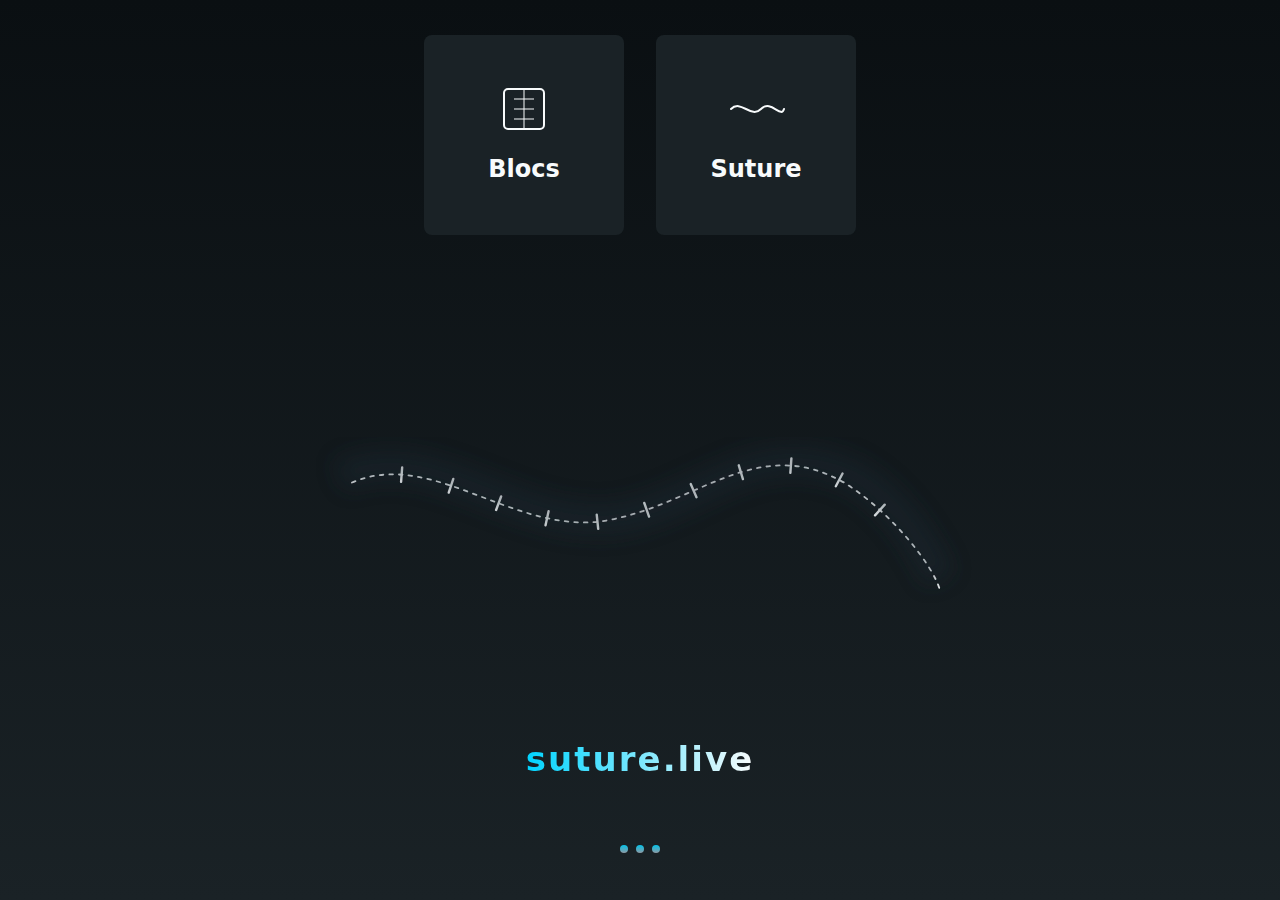
<file: index.html>
<!doctype html>
<html lang="en">
<head>
  <meta charset="utf-8" />
  <meta name="viewport" content="width=device-width,initial-scale=1" />
  <!-- Inline SVG favicon: wordless suture mark (data URI) -->
  <link rel="icon" href='data:image/svg+xml;utf8,<svg xmlns="http://www.w3.org/2000/svg" viewBox="0 0 120 60"><path d="M6 36 C20 6 40 54 60 30 C80 6 100 54 114 30" stroke="%23f8fbfc" stroke-width="4" fill="none" stroke-linecap="round" stroke-linejoin="round"/></svg>' />
  <title>suture.live</title>
  <style>
    :root{
      --bg1:#0a0f12;
      --bg2:#1a2226;
      --ink:#f8fbfc;
      --muted:#9ba7b2;
      --accent:#00d4ff;
    }

    *{box-sizing:border-box;margin:0;padding:0}
    html{scroll-behavior:smooth}
    html,body{height:100%}
    body{
      font-family: Inter, ui-sans-serif, system-ui, -apple-system, 'Segoe UI', Roboto, 'Helvetica Neue', Arial;
      display:flex;
      flex-direction:column;
      min-height:100vh;
      background:linear-gradient(180deg,var(--bg1) 0%, var(--bg2) 100%);
      color:var(--ink);
      -webkit-font-smoothing:antialiased;
      -moz-osx-font-smoothing:grayscale;
      opacity:0;
      transition:opacity 0.5s ease-in;
    }

    /* Center area (40% height) */
    .stage{
      width:100%;
      height:40vh; /* adjusted */
      display:flex;
      align-items:center;
      justify-content:center;
      padding:3vh 5vw;
    }

    .canvas-wrap{
      width:min(85vw,1100px);
      height:40vh;
      display:flex;
      align-items:center;
      justify-content:center;
    }

    svg{width:100%;height:100%;display:block}

    .suture-path{
      fill:none;
      stroke:var(--ink);
      stroke-width:3;
      stroke-linecap:round;
      stroke-linejoin:round;
      stroke-dasharray:6 10;
      opacity:0.95;
    }

    .stitch{
      stroke:var(--ink);
      stroke-width:4;
      stroke-linecap:round;
    }

    /* Footer (70% height) */
    .footer{
      height:70vh;
      display:flex;
      flex-direction:column;
      align-items:center;
      justify-content:space-around;
      text-align:center;
      padding:1rem;
    }

    .brand{
      font-weight:700;
      font-size:clamp(20px,4.5vw,34px);
      letter-spacing:0.06em;
      text-transform:lowercase;
      background:linear-gradient(90deg,var(--accent), var(--ink));
      -webkit-background-clip:text;
      background-clip:text;
      color:transparent;
    }

    .dot-row{
      display:flex;
      gap:8px;
      margin-top:4px;
    }

    .dot{width:8px;height:8px;border-radius:999px;background:linear-gradient(180deg,var(--accent),var(--muted));opacity:0.9}

    /* Apps section */
    .apps-section{
      height:30vh;
      display:flex;
      align-items:center;
      justify-content:center;
      padding:1rem;
    }

    .apps-container{
      display:flex;
      gap:2rem;
      overflow-x:auto;
      padding:1rem;
      max-width:100%;
    }

    .app-card{
      width:200px;
      height:200px;
      padding:1rem;
      background:var(--bg2);
      border-radius:8px;
      text-align:center;
      cursor:pointer;
      transition:transform 0.2s;
      display:flex;
      flex-direction:column;
      justify-content:center;
      align-items:center;
    }

    .app-card:hover{
      transform:translateY(-5px);
    }

    .app-icon{
      width:60px;
      height:60px;
      margin:0 auto 1rem;
      display:flex;
      align-items:center;
      justify-content:center;
    }

    .app-icon svg{
      width:100%;
      height:100%;
      fill:none;
      stroke:var(--accent);
      stroke-width:2;
    }

    .app-title{
      font-size:1.5rem;
      font-weight:700;
      margin-bottom:0.5rem;
    }

    @media (max-width:520px){
      .canvas-wrap{height:44vh}
      .suture-path{stroke-width:2}
      .stitch{stroke-width:3}
    }
  </style>
</head>
<body>
  <section class="apps-section">
    <div class="apps-container">
      <div class="app-card" onclick="location.href='blocs.html'">
        <div class="app-icon">
          <svg viewBox="0 0 60 60">
            <rect x="10" y="10" width="40" height="40" rx="4" fill="none" stroke="currentColor" stroke-width="2"/>
            <line x1="20" y1="20" x2="40" y2="20" stroke="currentColor" stroke-width="1"/>
            <line x1="20" y1="30" x2="40" y2="30" stroke="currentColor" stroke-width="1"/>
            <line x1="20" y1="40" x2="40" y2="40" stroke="currentColor" stroke-width="1"/>
            <line x1="30" y1="10" x2="30" y2="50" stroke="currentColor" stroke-width="1"/>
          </svg>
        </div>
        <div class="app-title">Blocs</div>
      </div>
      <div class="app-card" onclick="location.href='suture.html'">
        <div class="app-icon">
          <svg viewBox="0 0 60 30">
            <path d="M5 15 C15 5 25 25 35 15 C45 5 55 25 58 15" stroke="currentColor" stroke-width="2" fill="none" stroke-linecap="round" stroke-linejoin="round"/>
          </svg>
        </div>
        <div class="app-title">Suture</div>
      </div>
    </div>
  </section>

  <footer class="footer" aria-hidden="false">
    <div class="canvas-wrap">
      <svg id="sutureSvg" viewBox="0 0 1200 600" preserveAspectRatio="xMidYMid meet" role="img" aria-label="suture illustration">
        <defs>
          <filter id="soft" x="-20%" y="-20%" width="140%" height="140%">
            <feGaussianBlur stdDeviation="18" result="blur"/>
            <feColorMatrix in="blur" type="matrix" values="0 0 0 0 0.1  0 0 0 0 0.14  0 0 0 0 0.16  0 0 0 0.55"/>
          </filter>
        </defs>

        <!-- Wrap content so we can translate to center it precisely -->
        <g id="contentGroup">
          <!-- Trimmed main suture path -->
          <path id="mainPath" class="suture-path" d="M80,120 C220,60 360,220 520,180 C660,150 760,40 900,120 C980,170 1050,260 1060,300" />

          <!-- Group for stitches -->
          <g id="stitches"></g>

          <!-- Subtle background curve -->
          <path id="bgCurve" d="M60,110 C210,40 350,200 520,180 C660,160 760,30 920,110 C1000,160 1040,240 1060,280" fill="none" stroke="#1e2c34" stroke-width="50" opacity="0.4" filter="url(#soft)"/>
        </g>
      </svg>
    </div>
    <div class="brand">suture.live</div>
    <div class="dot-row" aria-hidden="true">
      <div class="dot"></div>
      <div class="dot"></div>
      <div class="dot"></div>
    </div>
  </footer>

  <script>
    (function(){
      const svg = document.getElementById('sutureSvg');
      const content = document.getElementById('contentGroup');
      const path = document.getElementById('mainPath');
      const stitchesGroup = document.getElementById('stitches');

      function centerContent(){
        // compute bbox of content and svg viewBox
        const bbox = content.getBBox();
        const viewBox = svg.viewBox.baseVal;
        const contentCenterX = bbox.x + bbox.width/2;
        const viewCenterX = viewBox.x + viewBox.width/2;
  const dx = viewCenterX - contentCenterX;
  // move a little lower than exact center (8% of view height)
  const contentCenterY = bbox.y + bbox.height/2;
  const viewCenterY = viewBox.y + viewBox.height/2;
  const verticalOffset = viewBox.height * 0.08; // tweak this to adjust how much lower
  const dy = (viewCenterY + verticalOffset) - contentCenterY;
  // apply translate preserving existing transforms
  content.setAttribute('transform', `translate(${dx},${dy})`);
      }

      function makeStitches(){
        // clear existing
        while(stitchesGroup.firstChild) stitchesGroup.removeChild(stitchesGroup.firstChild);
        const totalLen = path.getTotalLength();
        const stitchCount = 12;
        const stitchLength = 24;
        for(let i=1;i<stitchCount;i++){
          const t = i/(stitchCount+1);
          const pos = path.getPointAtLength(t * totalLen);
          const ahead = path.getPointAtLength(Math.min(totalLen, (t*totalLen)+1));
          const dx = ahead.x - pos.x;
          const dy = ahead.y - pos.y;
          const angle = Math.atan2(dy,dx) + Math.PI/2;
          const x1 = pos.x - Math.cos(angle)*(stitchLength/2);
          const y1 = pos.y - Math.sin(angle)*(stitchLength/2);
          const x2 = pos.x + Math.cos(angle)*(stitchLength/2);
          const y2 = pos.y + Math.sin(angle)*(stitchLength/2);
          const line = document.createElementNS('http://www.w3.org/2000/svg','line');
          line.setAttribute('class','stitch');
          line.setAttribute('x1',x1);
          line.setAttribute('y1',y1);
          line.setAttribute('x2',x2);
          line.setAttribute('y2',y2);
          stitchesGroup.appendChild(line);
        }
      }

      // run after DOM paints to ensure getBBox works
      requestAnimationFrame(()=>{
        centerContent();
        makeStitches();
      });

      // re-center on resize (responsive)
      window.addEventListener('resize', ()=>{
        // small debounce
        clearTimeout(window.__suture_center_timeout);
        window.__suture_center_timeout = setTimeout(()=>{
          centerContent();
          makeStitches();
        },120);
      });

      // fade in
      setTimeout(() => document.body.style.opacity = '1', 100);
    })();
  </script>
</body>
</html>
</file>
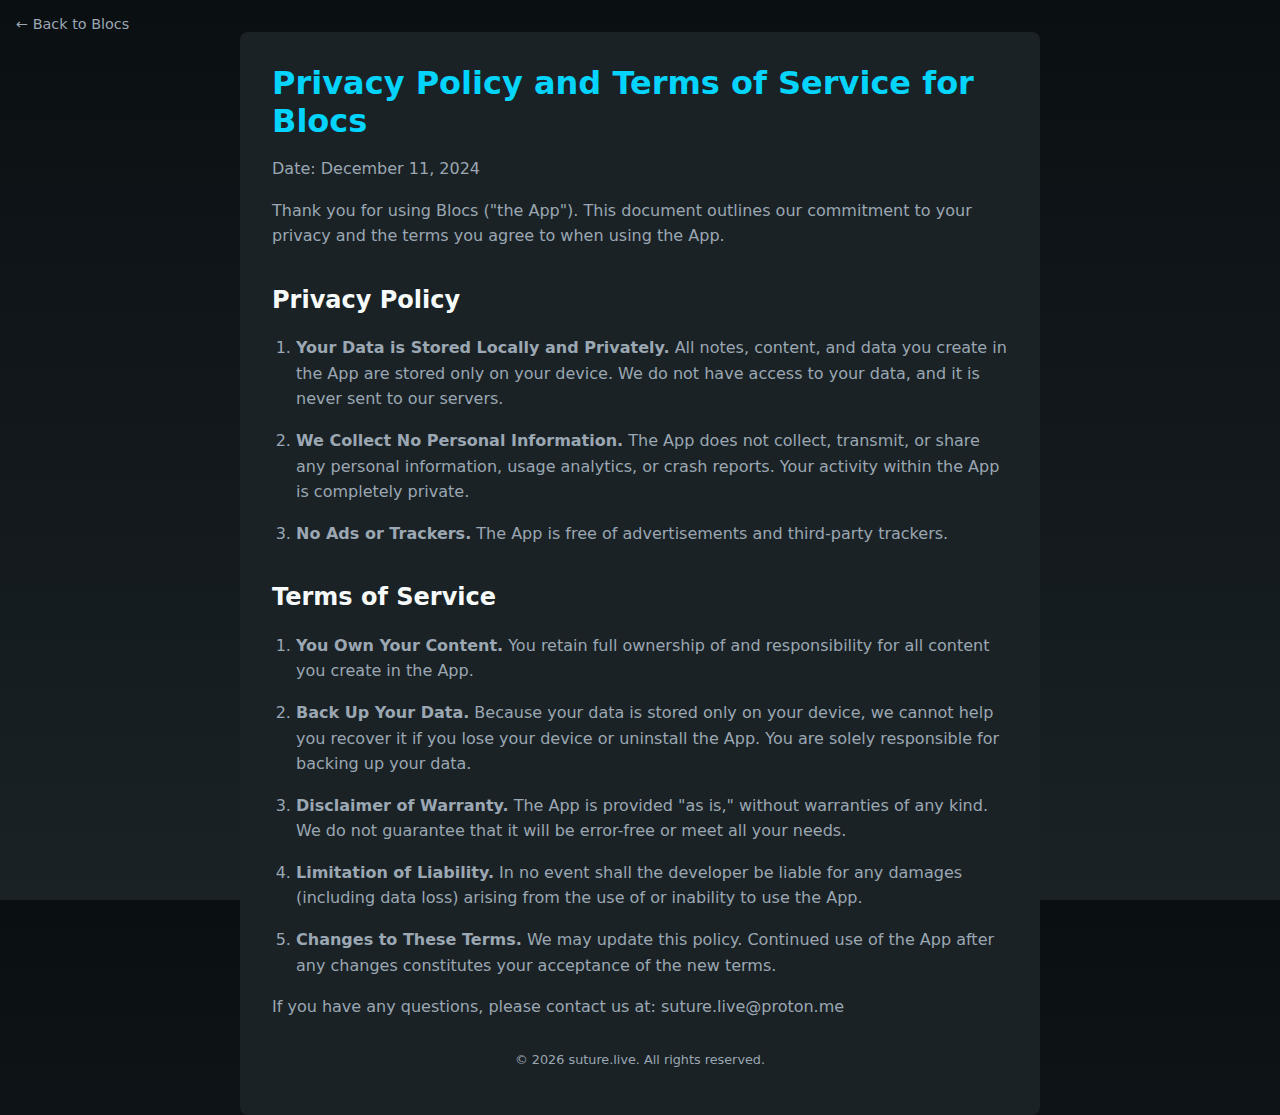
<file: blocs-privacy0policy-tos.html>
<!DOCTYPE html>
<html lang="en">
<head>
    <meta charset="UTF-8">
    <meta name="viewport" content="width=device-width, initial-scale=1.0">
    <title>Privacy Policy and Terms of Service - Blocs</title>
    <link rel="icon" href='data:image/svg+xml;utf8,<svg xmlns="http://www.w3.org/2000/svg" viewBox="0 0 120 60"><path d="M6 36 C20 6 40 54 60 30 C80 6 100 54 114 30" stroke="%23f8fbfc" stroke-width="4" fill="none" stroke-linecap="round" stroke-linejoin="round"/></svg>' />
    <style>
        :root{
          --bg1:#0a0f12;
          --bg2:#1a2226;
          --ink:#f8fbfc;
          --muted:#9ba7b2;
          --accent:#00d4ff;
        }

        *{box-sizing:border-box;margin:0;padding:0}
        html{scroll-behavior:smooth}
        html,body{height:100%}
        body{
          font-family: Inter, ui-sans-serif, system-ui, -apple-system, 'Segoe UI', Roboto, 'Helvetica Neue', Arial;
          display:flex;
          flex-direction:column;
          min-height:100vh;
          background:linear-gradient(180deg,var(--bg1) 0%, var(--bg2) 100%);
          color:var(--ink);
          -webkit-font-smoothing:antialiased;
          -moz-osx-font-smoothing:grayscale;
          opacity:0;
          transition:opacity 0.5s ease-in;
          padding:2rem;
        }

        .container{
          max-width:800px;
          margin:0 auto;
          background:var(--bg2);
          border-radius:8px;
          padding:2rem;
          flex:1;
        }

        header h1{
          font-size:2rem;
          margin-bottom:1rem;
          color:var(--accent);
        }

        main{
          line-height:1.6;
        }

        main p, main li{
          margin-bottom:1rem;
          color:var(--muted);
        }

        h2{
          color:var(--ink);
          margin-top:2rem;
          margin-bottom:1rem;
        }

        ol{
          margin-left:1.5rem;
        }

        li{
          margin-bottom:0.5rem;
        }

        .back{
          position:absolute;
          top:1rem;
          left:1rem;
          color:var(--muted);
          text-decoration:none;
          font-size:0.9rem;
        }

        .back:hover{
          color:var(--ink);
        }

        footer{
          text-align:center;
          padding:1rem;
          color:var(--muted);
          font-size:0.8rem;
        }
    </style>
</head>
<body>
    <a href="blocs.html" class="back">← Back to Blocs</a>
    <div class="container">
        <header>
            <h1>Privacy Policy and Terms of Service for Blocs</h1>
        </header>

        <main>
            <p>Date: December 11, 2024</p>
            <p>Thank you for using Blocs ("the App"). This document outlines our commitment to your privacy and the terms you agree to when using the App.</p>

            <h2>Privacy Policy</h2>
            <ol>
                <li><strong>Your Data is Stored Locally and Privately.</strong> All notes, content, and data you create in the App are stored only on your device. We do not have access to your data, and it is never sent to our servers.</li>
                <li><strong>We Collect No Personal Information.</strong> The App does not collect, transmit, or share any personal information, usage analytics, or crash reports. Your activity within the App is completely private.</li>
                <li><strong>No Ads or Trackers.</strong> The App is free of advertisements and third-party trackers.</li>
            </ol>

            <h2>Terms of Service</h2>
            <ol>
                <li><strong>You Own Your Content.</strong> You retain full ownership of and responsibility for all content you create in the App.</li>
                <li><strong>Back Up Your Data.</strong> Because your data is stored only on your device, we cannot help you recover it if you lose your device or uninstall the App. You are solely responsible for backing up your data.</li>
                <li><strong>Disclaimer of Warranty.</strong> The App is provided "as is," without warranties of any kind. We do not guarantee that it will be error-free or meet all your needs.</li>
                <li><strong>Limitation of Liability.</strong> In no event shall the developer be liable for any damages (including data loss) arising from the use of or inability to use the App.</li>
                <li><strong>Changes to These Terms.</strong> We may update this policy. Continued use of the App after any changes constitutes your acceptance of the new terms.</li>
            </ol>

            <p>If you have any questions, please contact us at: suture.live@proton.me</p>
        </main>

        <footer>
            <p>&copy; <span id="year"></span> suture.live. All rights reserved.</p>
        </footer>
    </div>

    <script>
        document.getElementById('year').textContent = new Date().getFullYear();
        setTimeout(() => document.body.style.opacity = '1', 100);
    </script>
</body>
</html>
</file>
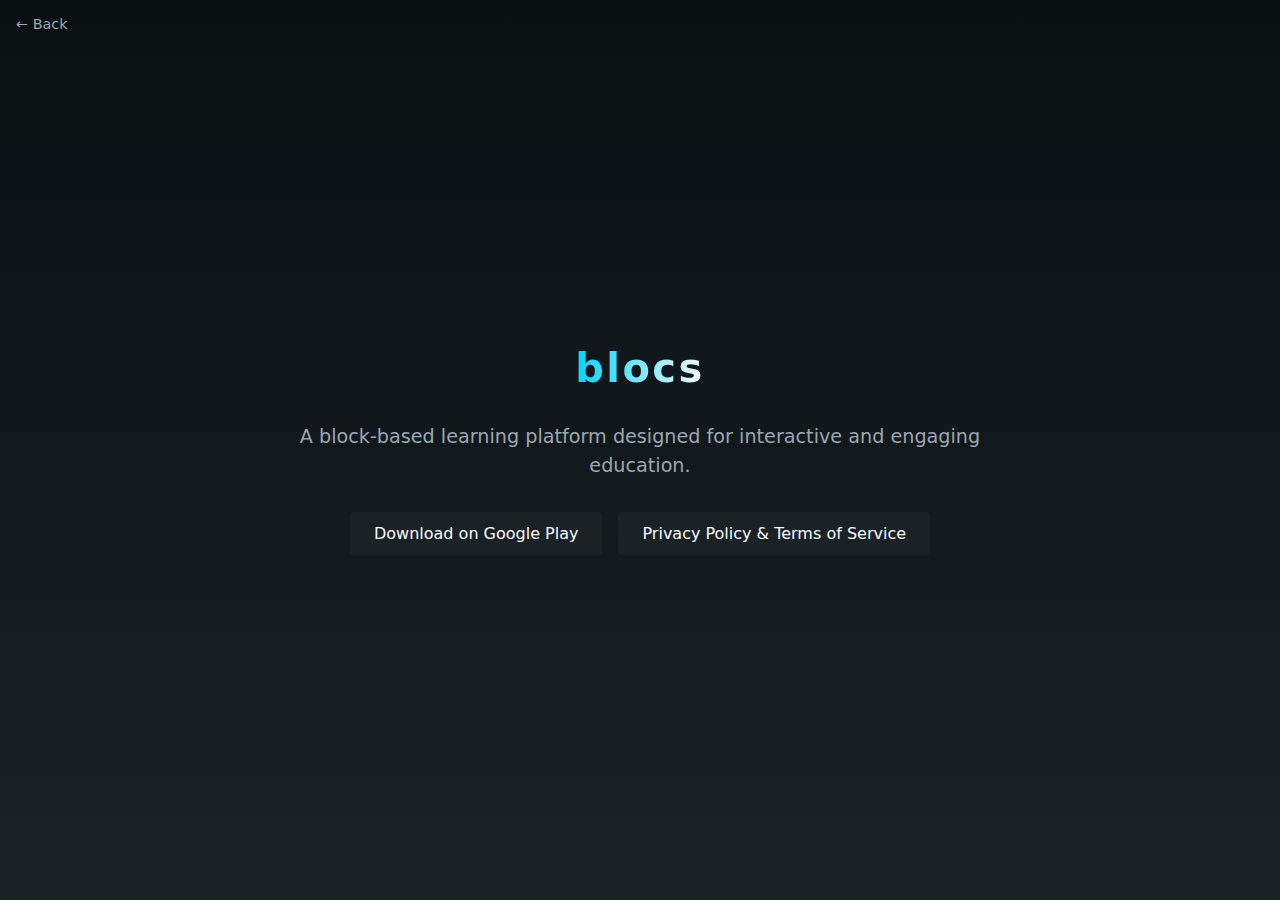
<file: blocs.html>
<!doctype html>
<html lang="en">
<head>
  <meta charset="utf-8" />
  <meta name="viewport" content="width=device-width,initial-scale=1" />
  <link rel="icon" href='data:image/svg+xml;utf8,<svg xmlns="http://www.w3.org/2000/svg" viewBox="0 0 120 60"><path d="M6 36 C20 6 40 54 60 30 C80 6 100 54 114 30" stroke="%23f8fbfc" stroke-width="4" fill="none" stroke-linecap="round" stroke-linejoin="round"/></svg>' />
  <title>Blocs - suture.live</title>
  <style>
    :root{
      --bg1:#0a0f12;
      --bg2:#1a2226;
      --ink:#f8fbfc;
      --muted:#9ba7b2;
      --accent:#00d4ff;
    }

    *{box-sizing:border-box;margin:0;padding:0}
    html{scroll-behavior:smooth}
    html,body{height:100%}
    body{
      font-family: Inter, ui-sans-serif, system-ui, -apple-system, 'Segoe UI', Roboto, 'Helvetica Neue', Arial;
      display:flex;
      flex-direction:column;
      min-height:100vh;
      background:linear-gradient(180deg,var(--bg1) 0%, var(--bg2) 100%);
      color:var(--ink);
      -webkit-font-smoothing:antialiased;
      -moz-osx-font-smoothing:grayscale;
      opacity:0;
      transition:opacity 0.5s ease-in;
    }

    .app-page{
      flex:1;
      display:flex;
      flex-direction:column;
      align-items:center;
      justify-content:center;
      text-align:center;
      padding:2rem;
      gap:2rem;
    }

    .brand{
      font-weight:700;
      font-size:clamp(24px,5vw,40px);
      letter-spacing:0.06em;
      text-transform:lowercase;
      background:linear-gradient(90deg,var(--accent), var(--ink));
      -webkit-background-clip:text;
      background-clip:text;
      color:transparent;
    }

    .desc{
      color:var(--muted);
      font-size:1.2rem;
      max-width:60ch;
      line-height:1.5;
    }

    .links{
      display:flex;
      gap:1rem;
      flex-wrap:wrap;
      justify-content:center;
    }

    .link{
      display:inline-block;
      padding:0.75rem 1.5rem;
      background:var(--bg2);
      color:var(--ink);
      text-decoration:none;
      border-radius:4px;
      transition:background 0.2s;
    }

    .link:hover{
      background:var(--accent);
    }

    .back{
      position:absolute;
      top:1rem;
      left:1rem;
      color:var(--muted);
      text-decoration:none;
      font-size:0.9rem;
    }

    .back:hover{
      color:var(--ink);
    }
  </style>
</head>
<body>
  <a href="index.html" class="back">← Back</a>
  <main class="app-page">
    <div class="brand">Blocs</div>
    <div class="desc">A block-based learning platform designed for interactive and engaging education.</div>
    <div class="links">
      <a href="https://play.google.com/store/apps/details?id=com.suture.blocs" class="link" target="_blank">Download on Google Play</a>
      <a href="blocs-privacy0policy-tos.html" class="link">Privacy Policy & Terms of Service</a>
    </div>
  </main>
</body>
<script>
  setTimeout(() => document.body.style.opacity = '1', 100);
</script>
</html>
</file>
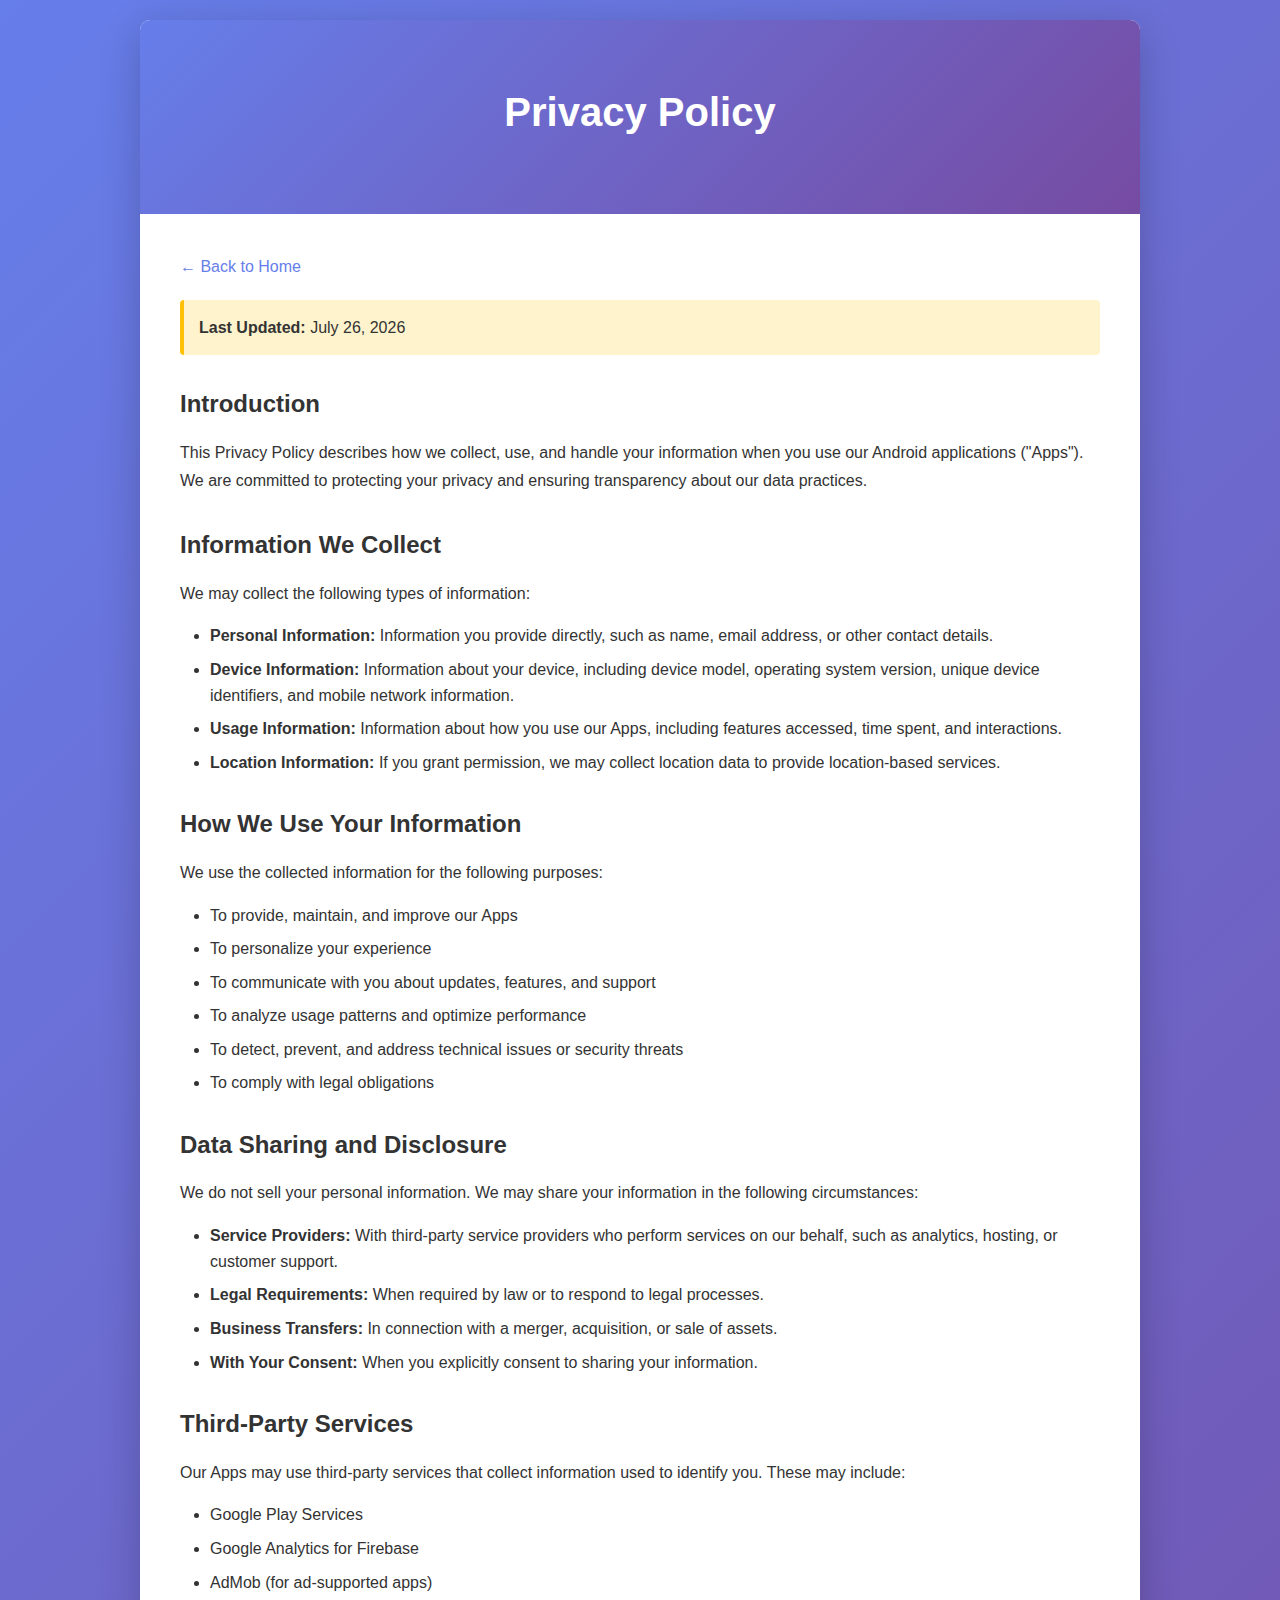
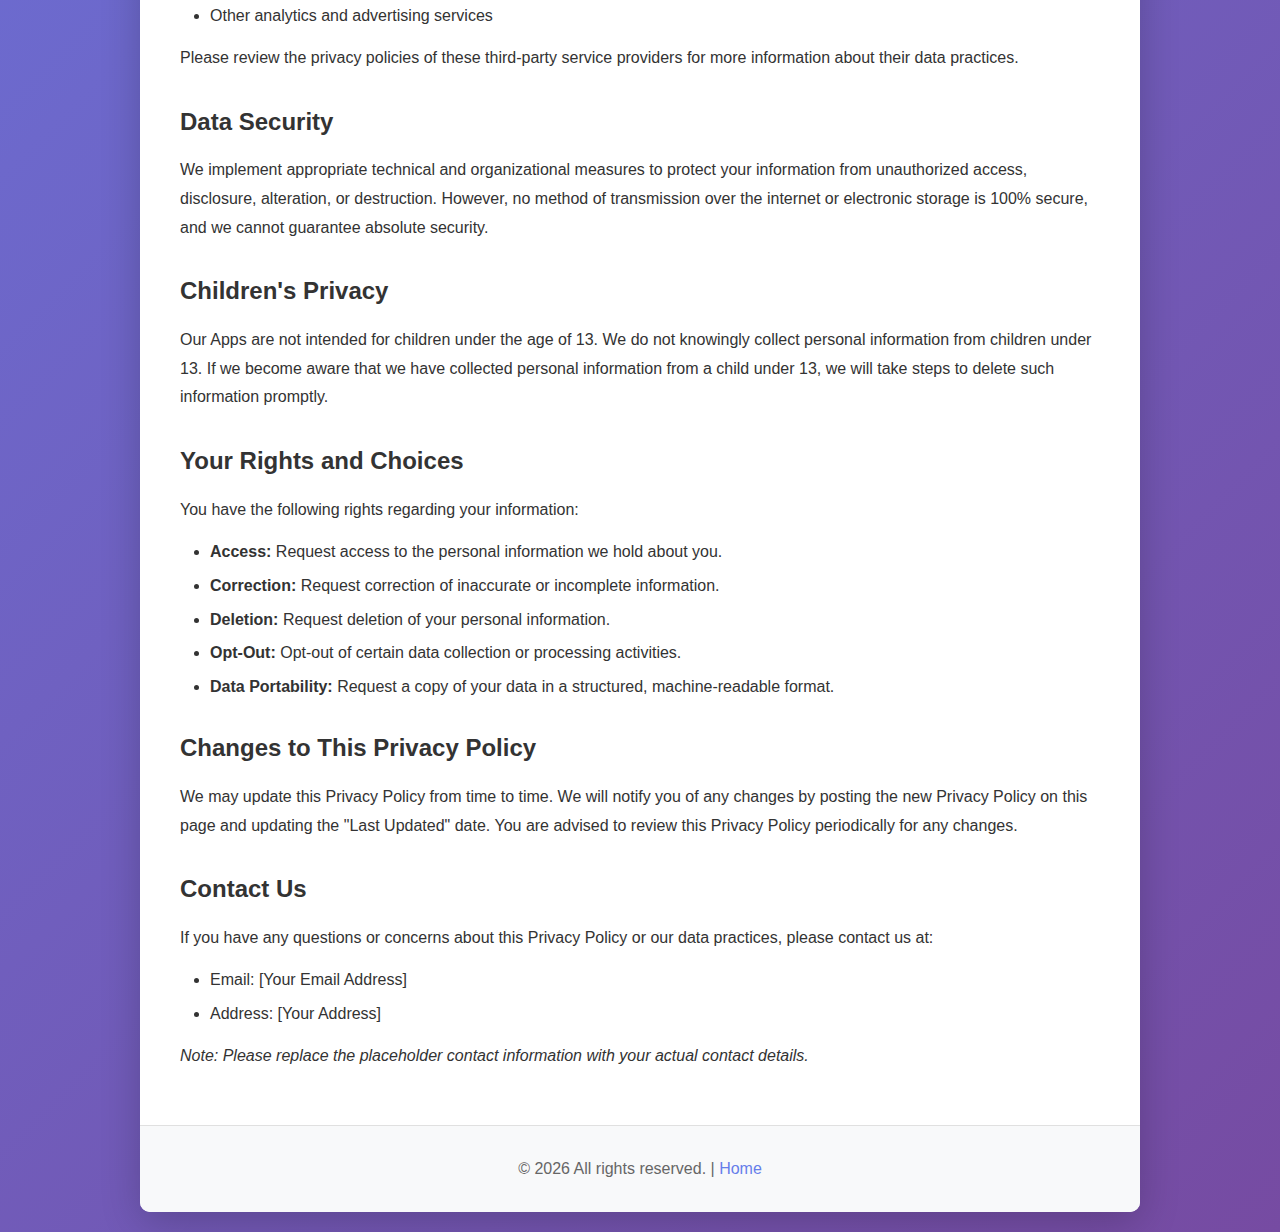
<file: privacy-policy.html>
<!DOCTYPE html>
<html lang="en">
<head>
    <meta charset="UTF-8">
    <meta name="viewport" content="width=device-width, initial-scale=1.0">
    <title>Privacy Policy</title>
    <link rel="stylesheet" href="styles.css">
</head>
<body>
    <div class="container">
        <header>
            <h1>Privacy Policy</h1>
        </header>

        <div class="content-section">
            <a href="index.html" class="back-link">← Back to Home</a>
            
            <div class="last-updated">
                <strong>Last Updated:</strong> <span id="update-date"></span>
            </div>

            <h2>Introduction</h2>
            <p>This Privacy Policy describes how we collect, use, and handle your information when you use our Android applications ("Apps"). We are committed to protecting your privacy and ensuring transparency about our data practices.</p>

            <h2>Information We Collect</h2>
            <p>We may collect the following types of information:</p>
            <ul>
                <li><strong>Personal Information:</strong> Information you provide directly, such as name, email address, or other contact details.</li>
                <li><strong>Device Information:</strong> Information about your device, including device model, operating system version, unique device identifiers, and mobile network information.</li>
                <li><strong>Usage Information:</strong> Information about how you use our Apps, including features accessed, time spent, and interactions.</li>
                <li><strong>Location Information:</strong> If you grant permission, we may collect location data to provide location-based services.</li>
            </ul>

            <h2>How We Use Your Information</h2>
            <p>We use the collected information for the following purposes:</p>
            <ul>
                <li>To provide, maintain, and improve our Apps</li>
                <li>To personalize your experience</li>
                <li>To communicate with you about updates, features, and support</li>
                <li>To analyze usage patterns and optimize performance</li>
                <li>To detect, prevent, and address technical issues or security threats</li>
                <li>To comply with legal obligations</li>
            </ul>

            <h2>Data Sharing and Disclosure</h2>
            <p>We do not sell your personal information. We may share your information in the following circumstances:</p>
            <ul>
                <li><strong>Service Providers:</strong> With third-party service providers who perform services on our behalf, such as analytics, hosting, or customer support.</li>
                <li><strong>Legal Requirements:</strong> When required by law or to respond to legal processes.</li>
                <li><strong>Business Transfers:</strong> In connection with a merger, acquisition, or sale of assets.</li>
                <li><strong>With Your Consent:</strong> When you explicitly consent to sharing your information.</li>
            </ul>

            <h2>Third-Party Services</h2>
            <p>Our Apps may use third-party services that collect information used to identify you. These may include:</p>
            <ul>
                <li>Google Play Services</li>
                <li>Google Analytics for Firebase</li>
                <li>AdMob (for ad-supported apps)</li>
                <li>Other analytics and advertising services</li>
            </ul>
            <p>Please review the privacy policies of these third-party service providers for more information about their data practices.</p>

            <h2>Data Security</h2>
            <p>We implement appropriate technical and organizational measures to protect your information from unauthorized access, disclosure, alteration, or destruction. However, no method of transmission over the internet or electronic storage is 100% secure, and we cannot guarantee absolute security.</p>

            <h2>Children's Privacy</h2>
            <p>Our Apps are not intended for children under the age of 13. We do not knowingly collect personal information from children under 13. If we become aware that we have collected personal information from a child under 13, we will take steps to delete such information promptly.</p>

            <h2>Your Rights and Choices</h2>
            <p>You have the following rights regarding your information:</p>
            <ul>
                <li><strong>Access:</strong> Request access to the personal information we hold about you.</li>
                <li><strong>Correction:</strong> Request correction of inaccurate or incomplete information.</li>
                <li><strong>Deletion:</strong> Request deletion of your personal information.</li>
                <li><strong>Opt-Out:</strong> Opt-out of certain data collection or processing activities.</li>
                <li><strong>Data Portability:</strong> Request a copy of your data in a structured, machine-readable format.</li>
            </ul>

            <h2>Changes to This Privacy Policy</h2>
            <p>We may update this Privacy Policy from time to time. We will notify you of any changes by posting the new Privacy Policy on this page and updating the "Last Updated" date. You are advised to review this Privacy Policy periodically for any changes.</p>

            <h2>Contact Us</h2>
            <p>If you have any questions or concerns about this Privacy Policy or our data practices, please contact us at:</p>
            <ul>
                <li>Email: [Your Email Address]</li>
                <li>Address: [Your Address]</li>
            </ul>

            <p><em>Note: Please replace the placeholder contact information with your actual contact details.</em></p>
        </div>

        <footer>
            <p>&copy; <span id="year"></span> All rights reserved. | <a href="index.html" style="color: #667eea; text-decoration: none;">Home</a></p>
        </footer>
    </div>

    <script>
        document.getElementById('year').textContent = new Date().getFullYear();
        document.getElementById('update-date').textContent = new Date().toLocaleDateString('en-US', { 
            year: 'numeric', 
            month: 'long', 
            day: 'numeric' 
        });
    </script>
</body>
</html>
</file>
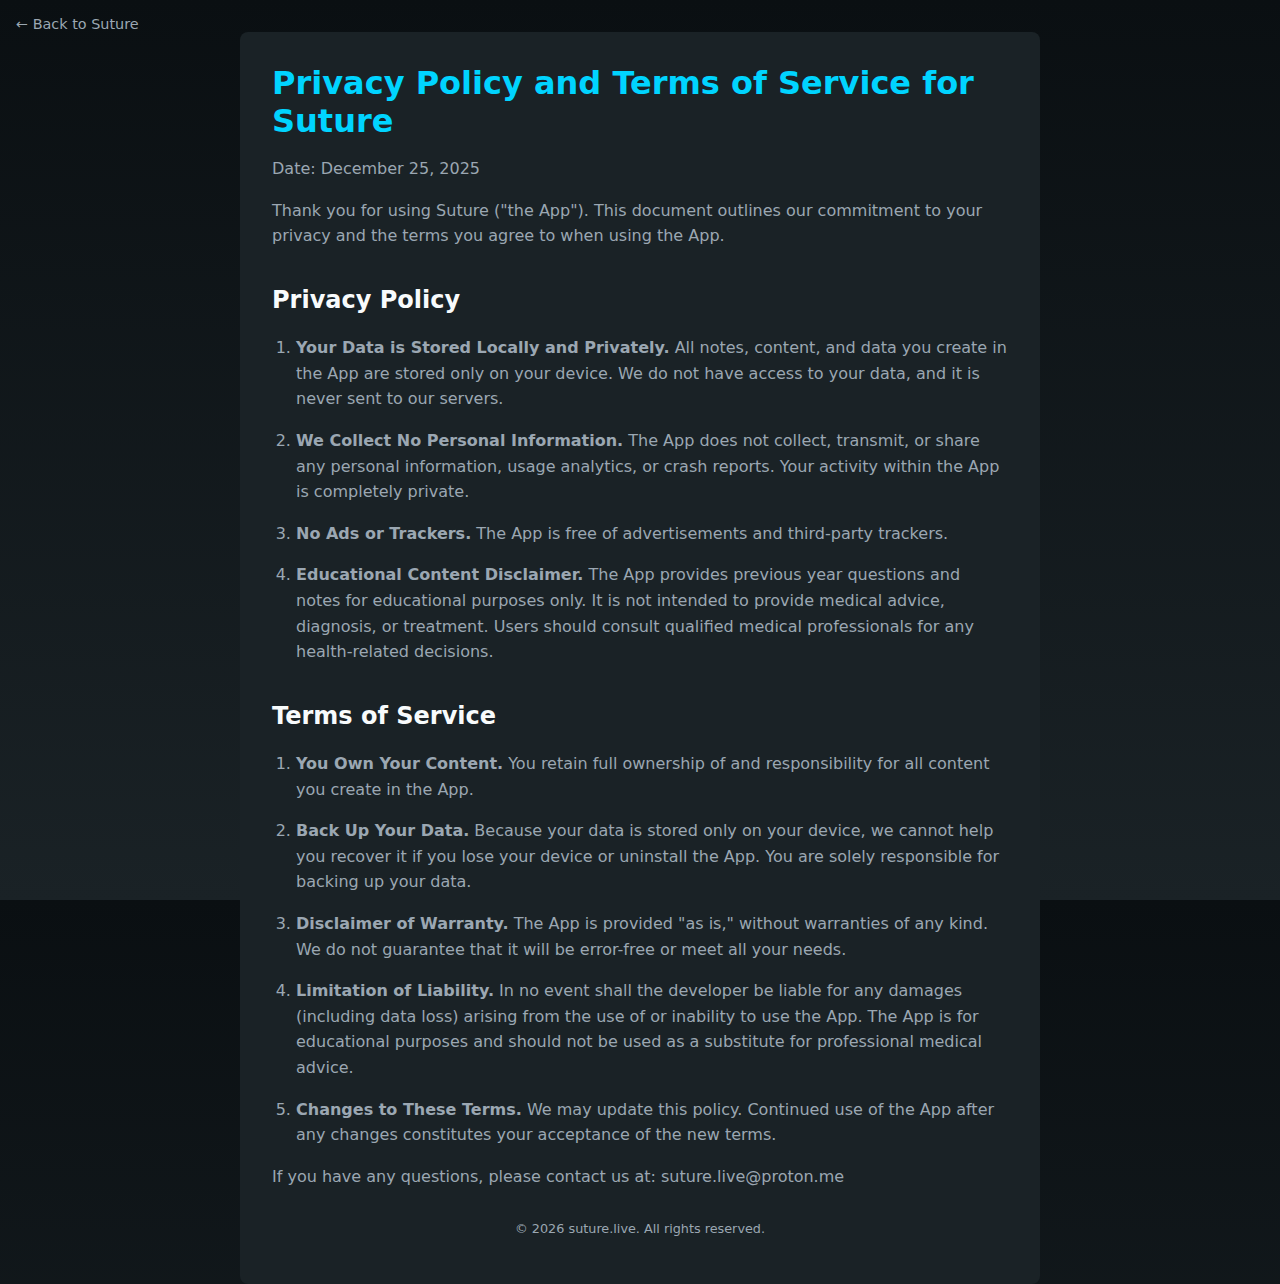
<file: suture-privacy-policy-tos.html>
<!DOCTYPE html>
<html lang="en">
<head>
    <meta charset="UTF-8">
    <meta name="viewport" content="width=device-width, initial-scale=1.0">
    <title>Privacy Policy and Terms of Service - Suture</title>
    <link rel="icon" href='data:image/svg+xml;utf8,<svg xmlns="http://www.w3.org/2000/svg" viewBox="0 0 120 60"><path d="M6 36 C20 6 40 54 60 30 C80 6 100 54 114 30" stroke="%23f8fbfc" stroke-width="4" fill="none" stroke-linecap="round" stroke-linejoin="round"/></svg>' />
    <style>
        :root{
          --bg1:#0a0f12;
          --bg2:#1a2226;
          --ink:#f8fbfc;
          --muted:#9ba7b2;
          --accent:#00d4ff;
        }

        *{box-sizing:border-box;margin:0;padding:0}
        html{scroll-behavior:smooth}
        html,body{height:100%}
        body{
          font-family: Inter, ui-sans-serif, system-ui, -apple-system, 'Segoe UI', Roboto, 'Helvetica Neue', Arial;
          display:flex;
          flex-direction:column;
          min-height:100vh;
          background:linear-gradient(180deg,var(--bg1) 0%, var(--bg2) 100%);
          color:var(--ink);
          -webkit-font-smoothing:antialiased;
          -moz-osx-font-smoothing:grayscale;
          opacity:0;
          transition:opacity 0.5s ease-in;
          padding:2rem;
        }

        .container{
          max-width:800px;
          margin:0 auto;
          background:var(--bg2);
          border-radius:8px;
          padding:2rem;
          flex:1;
        }

        header h1{
          font-size:2rem;
          margin-bottom:1rem;
          color:var(--accent);
        }

        main{
          line-height:1.6;
        }

        main p, main li{
          margin-bottom:1rem;
          color:var(--muted);
        }

        h2{
          color:var(--ink);
          margin-top:2rem;
          margin-bottom:1rem;
        }

        ol{
          margin-left:1.5rem;
        }

        li{
          margin-bottom:0.5rem;
        }

        .back{
          position:absolute;
          top:1rem;
          left:1rem;
          color:var(--muted);
          text-decoration:none;
          font-size:0.9rem;
        }

        .back:hover{
          color:var(--ink);
        }

        footer{
          text-align:center;
          padding:1rem;
          color:var(--muted);
          font-size:0.8rem;
        }
    </style>
</head>
<body>
    <a href="suture.html" class="back">← Back to Suture</a>
    <div class="container">
        <header>
            <h1>Privacy Policy and Terms of Service for Suture</h1>
        </header>

        <main>
            <p>Date: December 25, 2025</p>
            <p>Thank you for using Suture ("the App"). This document outlines our commitment to your privacy and the terms you agree to when using the App.</p>

            <h2>Privacy Policy</h2>
            <ol>
                <li><strong>Your Data is Stored Locally and Privately.</strong> All notes, content, and data you create in the App are stored only on your device. We do not have access to your data, and it is never sent to our servers.</li>
                <li><strong>We Collect No Personal Information.</strong> The App does not collect, transmit, or share any personal information, usage analytics, or crash reports. Your activity within the App is completely private.</li>
                <li><strong>No Ads or Trackers.</strong> The App is free of advertisements and third-party trackers.</li>
                <li><strong>Educational Content Disclaimer.</strong> The App provides previous year questions and notes for educational purposes only. It is not intended to provide medical advice, diagnosis, or treatment. Users should consult qualified medical professionals for any health-related decisions.</li>
            </ol>

            <h2>Terms of Service</h2>
            <ol>
                <li><strong>You Own Your Content.</strong> You retain full ownership of and responsibility for all content you create in the App.</li>
                <li><strong>Back Up Your Data.</strong> Because your data is stored only on your device, we cannot help you recover it if you lose your device or uninstall the App. You are solely responsible for backing up your data.</li>
                <li><strong>Disclaimer of Warranty.</strong> The App is provided "as is," without warranties of any kind. We do not guarantee that it will be error-free or meet all your needs.</li>
                <li><strong>Limitation of Liability.</strong> In no event shall the developer be liable for any damages (including data loss) arising from the use of or inability to use the App. The App is for educational purposes and should not be used as a substitute for professional medical advice.</li>
                <li><strong>Changes to These Terms.</strong> We may update this policy. Continued use of the App after any changes constitutes your acceptance of the new terms.</li>
            </ol>

            <p>If you have any questions, please contact us at: suture.live@proton.me</p>
        </main>

        <footer>
            <p>&copy; <span id="year"></span> suture.live. All rights reserved.</p>
        </footer>
    </div>

    <script>
        document.getElementById('year').textContent = new Date().getFullYear();
        setTimeout(() => document.body.style.opacity = '1', 100);
    </script>
</body>
</html>
</file>
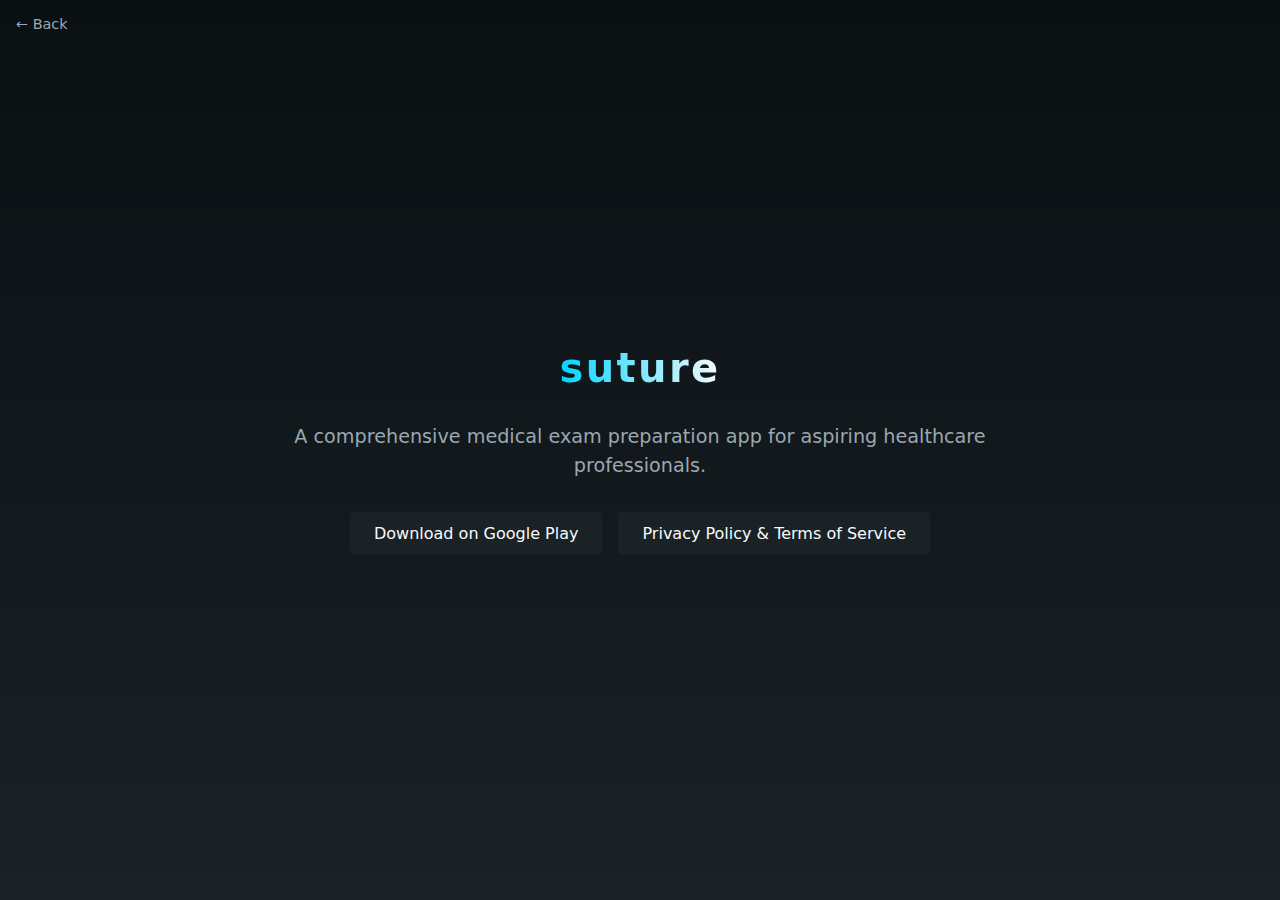
<file: suture.html>
<!doctype html>
<html lang="en">
<head>
  <meta charset="utf-8" />
  <meta name="viewport" content="width=device-width,initial-scale=1" />
  <link rel="icon" href='data:image/svg+xml;utf8,<svg xmlns="http://www.w3.org/2000/svg" viewBox="0 0 120 60"><path d="M6 36 C20 6 40 54 60 30 C80 6 100 54 114 30" stroke="%23f8fbfc" stroke-width="4" fill="none" stroke-linecap="round" stroke-linejoin="round"/></svg>' />
  <title>Suture - suture.live</title>
  <style>
    :root{
      --bg1:#0a0f12;
      --bg2:#1a2226;
      --ink:#f8fbfc;
      --muted:#9ba7b2;
      --accent:#00d4ff;
    }

    *{box-sizing:border-box;margin:0;padding:0}
    html{scroll-behavior:smooth}
    html,body{height:100%}
    body{
      font-family: Inter, ui-sans-serif, system-ui, -apple-system, 'Segoe UI', Roboto, 'Helvetica Neue', Arial;
      display:flex;
      flex-direction:column;
      min-height:100vh;
      background:linear-gradient(180deg,var(--bg1) 0%, var(--bg2) 100%);
      color:var(--ink);
      -webkit-font-smoothing:antialiased;
      -moz-osx-font-smoothing:grayscale;
      opacity:0;
      transition:opacity 0.5s ease-in;
    }

    .app-page{
      flex:1;
      display:flex;
      flex-direction:column;
      align-items:center;
      justify-content:center;
      text-align:center;
      padding:2rem;
      gap:2rem;
    }

    .brand{
      font-weight:700;
      font-size:clamp(24px,5vw,40px);
      letter-spacing:0.06em;
      text-transform:lowercase;
      background:linear-gradient(90deg,var(--accent), var(--ink));
      -webkit-background-clip:text;
      background-clip:text;
      color:transparent;
    }

    .desc{
      color:var(--muted);
      font-size:1.2rem;
      max-width:60ch;
      line-height:1.5;
    }

    .links{
      display:flex;
      gap:1rem;
      flex-wrap:wrap;
      justify-content:center;
    }

    .link{
      display:inline-block;
      padding:0.75rem 1.5rem;
      background:var(--bg2);
      color:var(--ink);
      text-decoration:none;
      border-radius:4px;
      transition:background 0.2s;
    }

    .link:hover{
      background:var(--accent);
    }

    .back{
      position:absolute;
      top:1rem;
      left:1rem;
      color:var(--muted);
      text-decoration:none;
      font-size:0.9rem;
    }

    .back:hover{
      color:var(--ink);
    }
  </style>
</head>
<body>
  <a href="index.html" class="back">← Back</a>
  <main class="app-page">
    <div class="brand">Suture</div>
    <div class="desc">A comprehensive medical exam preparation app for aspiring healthcare professionals.</div>
    <div class="links">
      <a href="https://play.google.com/store/apps/details?id=com.suture.suture" class="link" target="_blank">Download on Google Play</a>
      <a href="suture-privacy-policy-tos.html" class="link">Privacy Policy & Terms of Service</a>
    </div>
  </main>
</body>
<script>
  setTimeout(() => document.body.style.opacity = '1', 100);
</script>
</html>
</file>
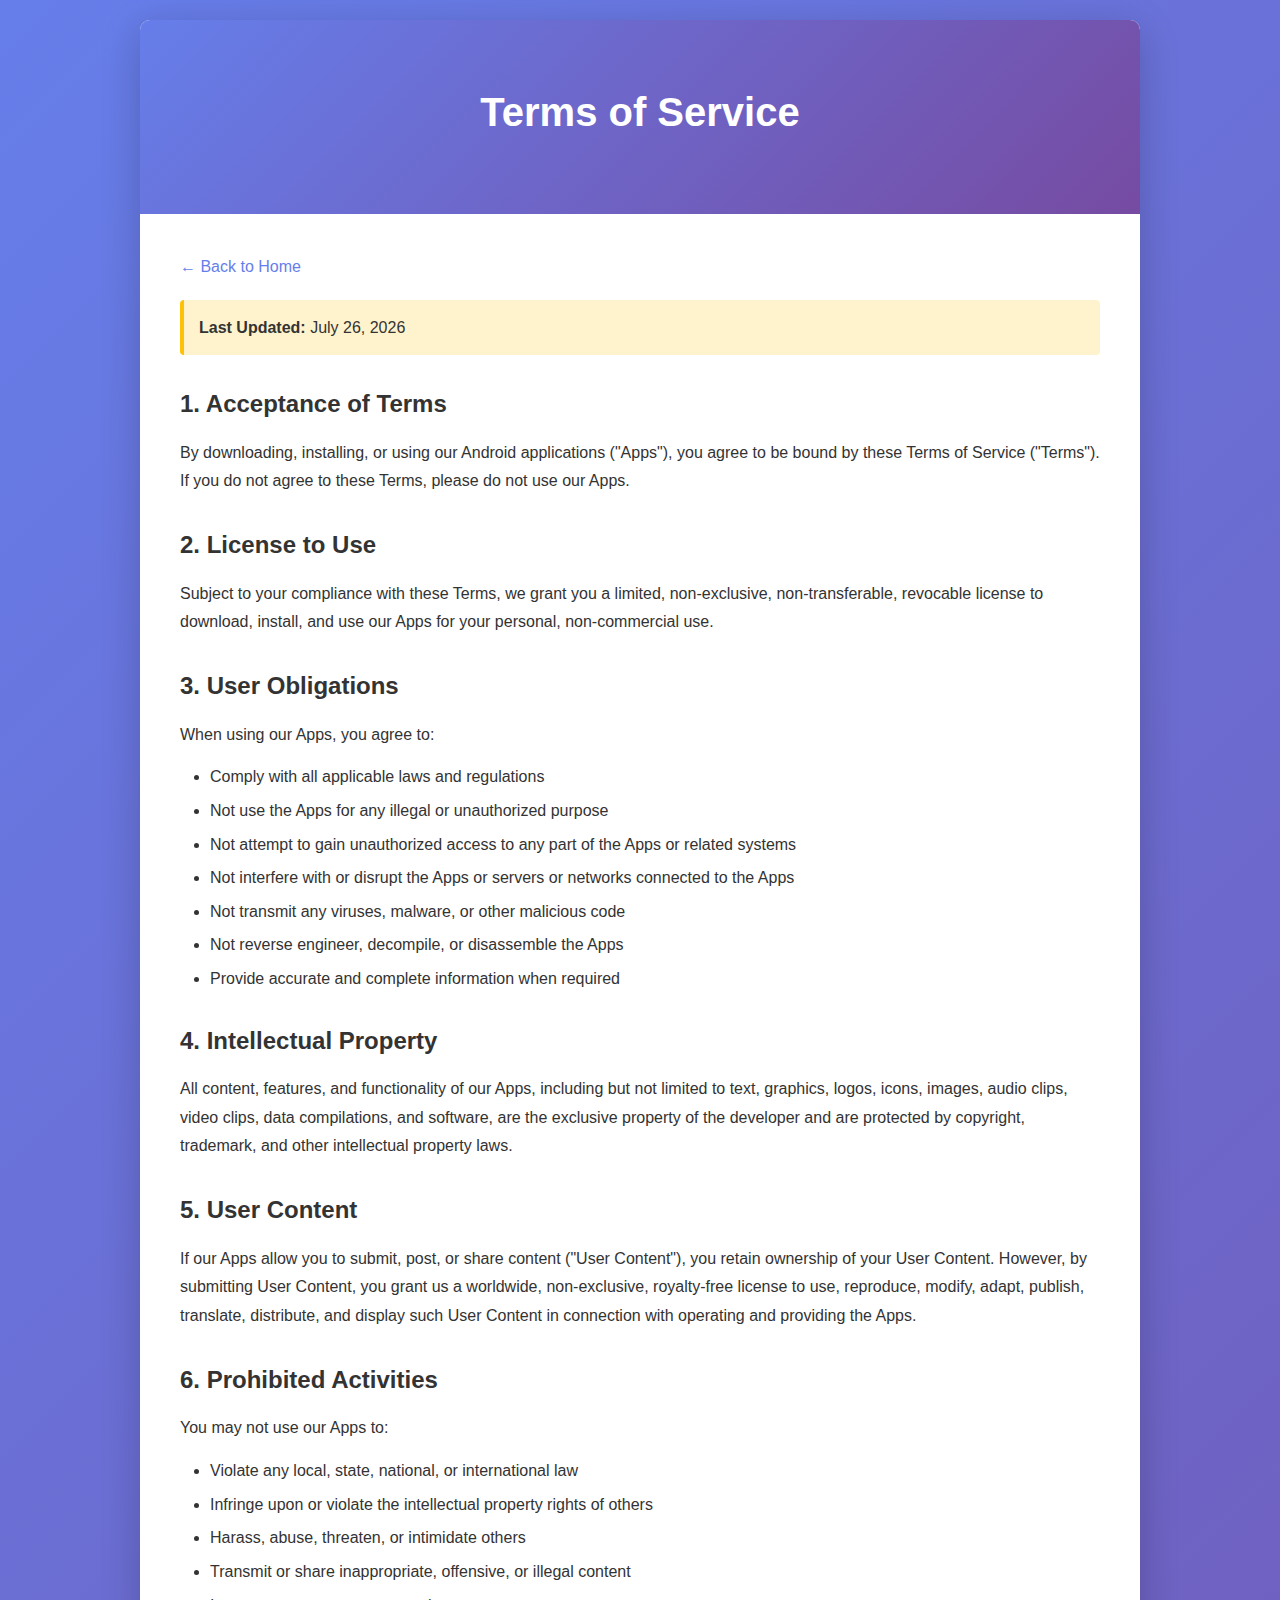
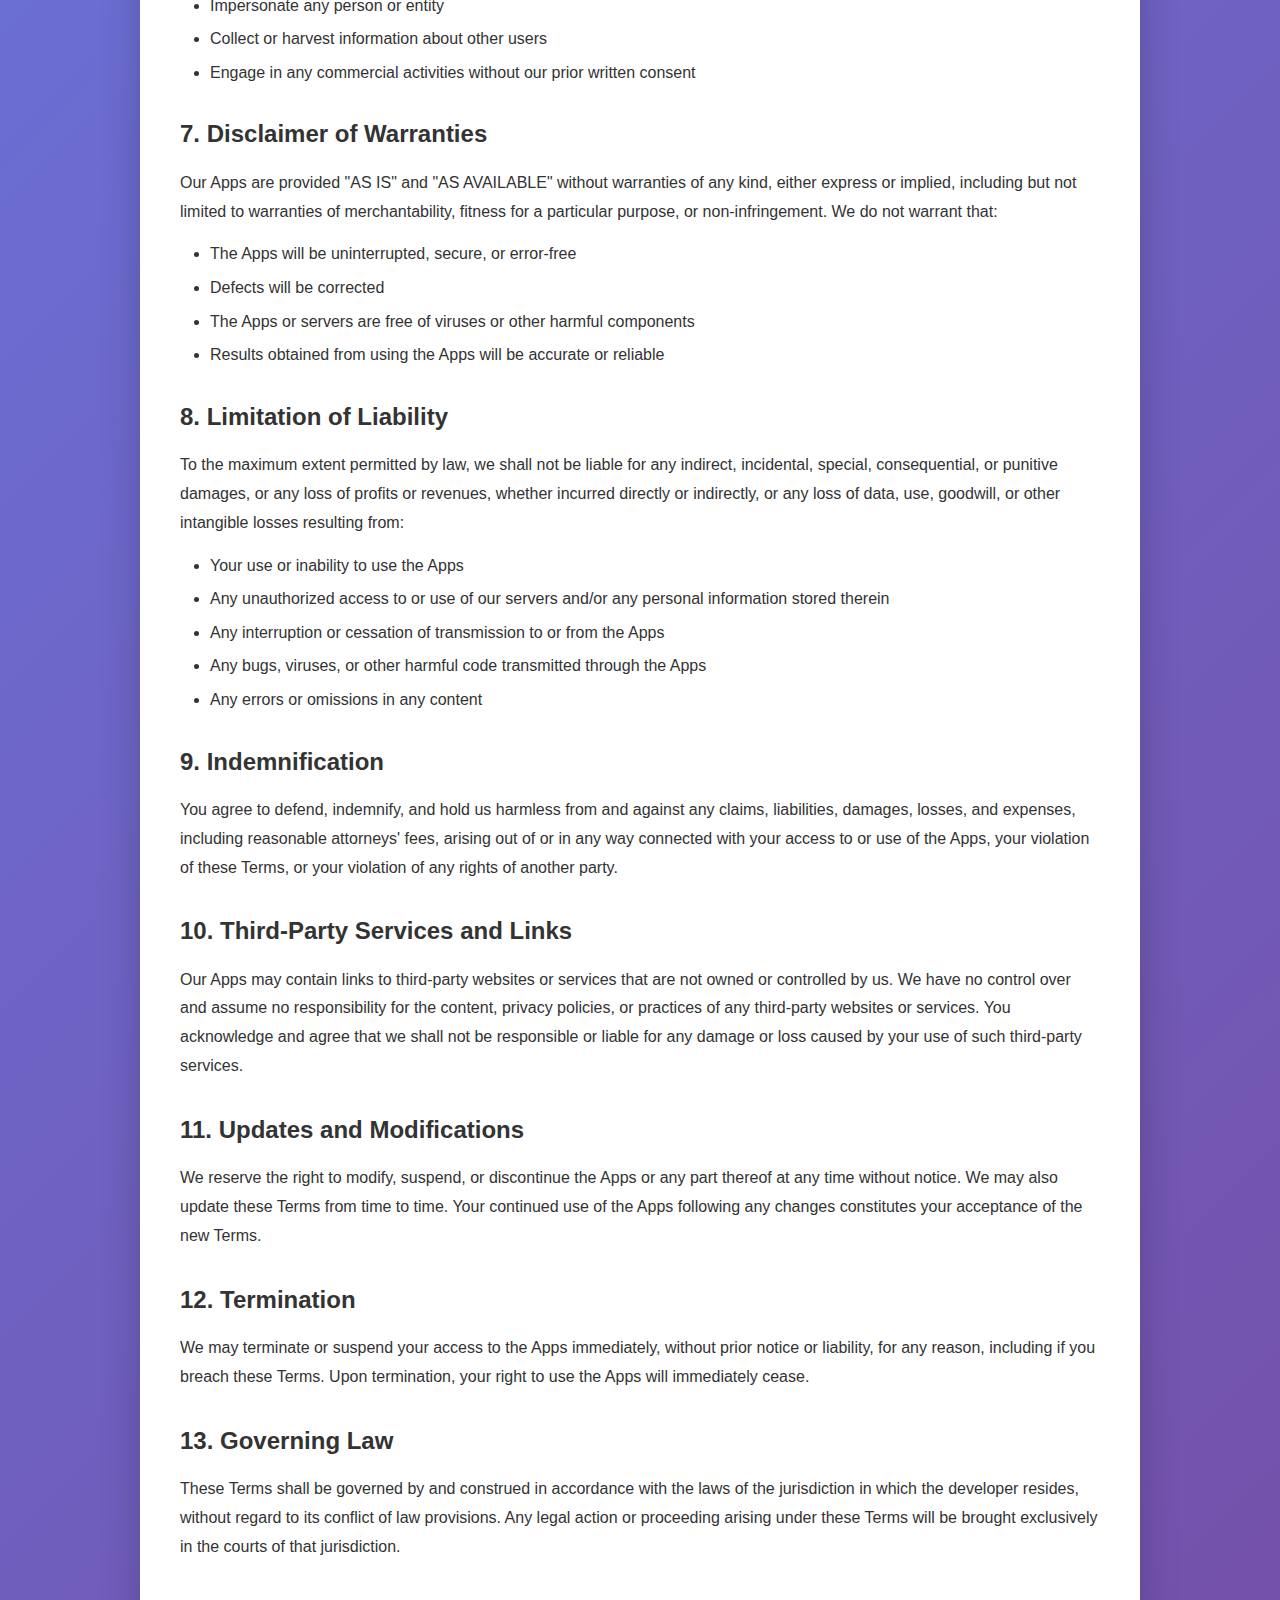
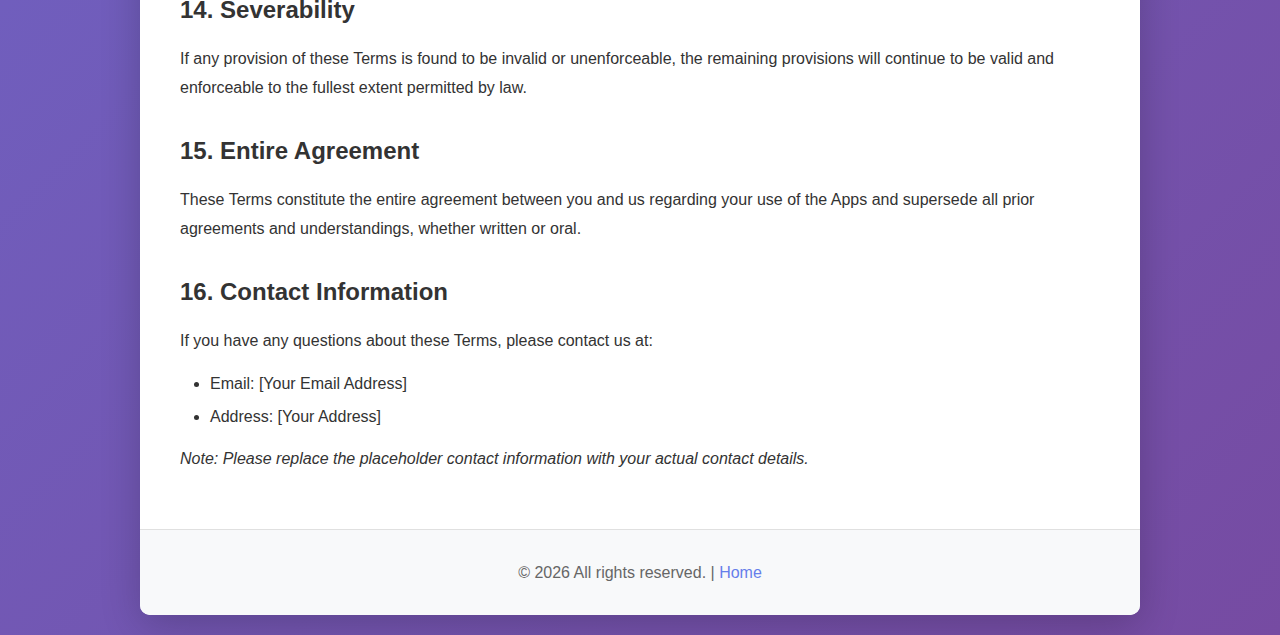
<file: terms-of-service.html>
<!DOCTYPE html>
<html lang="en">
<head>
    <meta charset="UTF-8">
    <meta name="viewport" content="width=device-width, initial-scale=1.0">
    <title>Terms of Service</title>
    <link rel="stylesheet" href="styles.css">
</head>
<body>
    <div class="container">
        <header>
            <h1>Terms of Service</h1>
        </header>

        <div class="content-section">
            <a href="index.html" class="back-link">← Back to Home</a>
            
            <div class="last-updated">
                <strong>Last Updated:</strong> <span id="update-date"></span>
            </div>

            <h2>1. Acceptance of Terms</h2>
            <p>By downloading, installing, or using our Android applications ("Apps"), you agree to be bound by these Terms of Service ("Terms"). If you do not agree to these Terms, please do not use our Apps.</p>

            <h2>2. License to Use</h2>
            <p>Subject to your compliance with these Terms, we grant you a limited, non-exclusive, non-transferable, revocable license to download, install, and use our Apps for your personal, non-commercial use.</p>

            <h2>3. User Obligations</h2>
            <p>When using our Apps, you agree to:</p>
            <ul>
                <li>Comply with all applicable laws and regulations</li>
                <li>Not use the Apps for any illegal or unauthorized purpose</li>
                <li>Not attempt to gain unauthorized access to any part of the Apps or related systems</li>
                <li>Not interfere with or disrupt the Apps or servers or networks connected to the Apps</li>
                <li>Not transmit any viruses, malware, or other malicious code</li>
                <li>Not reverse engineer, decompile, or disassemble the Apps</li>
                <li>Provide accurate and complete information when required</li>
            </ul>

            <h2>4. Intellectual Property</h2>
            <p>All content, features, and functionality of our Apps, including but not limited to text, graphics, logos, icons, images, audio clips, video clips, data compilations, and software, are the exclusive property of the developer and are protected by copyright, trademark, and other intellectual property laws.</p>

            <h2>5. User Content</h2>
            <p>If our Apps allow you to submit, post, or share content ("User Content"), you retain ownership of your User Content. However, by submitting User Content, you grant us a worldwide, non-exclusive, royalty-free license to use, reproduce, modify, adapt, publish, translate, distribute, and display such User Content in connection with operating and providing the Apps.</p>

            <h2>6. Prohibited Activities</h2>
            <p>You may not use our Apps to:</p>
            <ul>
                <li>Violate any local, state, national, or international law</li>
                <li>Infringe upon or violate the intellectual property rights of others</li>
                <li>Harass, abuse, threaten, or intimidate others</li>
                <li>Transmit or share inappropriate, offensive, or illegal content</li>
                <li>Impersonate any person or entity</li>
                <li>Collect or harvest information about other users</li>
                <li>Engage in any commercial activities without our prior written consent</li>
            </ul>

            <h2>7. Disclaimer of Warranties</h2>
            <p>Our Apps are provided "AS IS" and "AS AVAILABLE" without warranties of any kind, either express or implied, including but not limited to warranties of merchantability, fitness for a particular purpose, or non-infringement. We do not warrant that:</p>
            <ul>
                <li>The Apps will be uninterrupted, secure, or error-free</li>
                <li>Defects will be corrected</li>
                <li>The Apps or servers are free of viruses or other harmful components</li>
                <li>Results obtained from using the Apps will be accurate or reliable</li>
            </ul>

            <h2>8. Limitation of Liability</h2>
            <p>To the maximum extent permitted by law, we shall not be liable for any indirect, incidental, special, consequential, or punitive damages, or any loss of profits or revenues, whether incurred directly or indirectly, or any loss of data, use, goodwill, or other intangible losses resulting from:</p>
            <ul>
                <li>Your use or inability to use the Apps</li>
                <li>Any unauthorized access to or use of our servers and/or any personal information stored therein</li>
                <li>Any interruption or cessation of transmission to or from the Apps</li>
                <li>Any bugs, viruses, or other harmful code transmitted through the Apps</li>
                <li>Any errors or omissions in any content</li>
            </ul>

            <h2>9. Indemnification</h2>
            <p>You agree to defend, indemnify, and hold us harmless from and against any claims, liabilities, damages, losses, and expenses, including reasonable attorneys' fees, arising out of or in any way connected with your access to or use of the Apps, your violation of these Terms, or your violation of any rights of another party.</p>

            <h2>10. Third-Party Services and Links</h2>
            <p>Our Apps may contain links to third-party websites or services that are not owned or controlled by us. We have no control over and assume no responsibility for the content, privacy policies, or practices of any third-party websites or services. You acknowledge and agree that we shall not be responsible or liable for any damage or loss caused by your use of such third-party services.</p>

            <h2>11. Updates and Modifications</h2>
            <p>We reserve the right to modify, suspend, or discontinue the Apps or any part thereof at any time without notice. We may also update these Terms from time to time. Your continued use of the Apps following any changes constitutes your acceptance of the new Terms.</p>

            <h2>12. Termination</h2>
            <p>We may terminate or suspend your access to the Apps immediately, without prior notice or liability, for any reason, including if you breach these Terms. Upon termination, your right to use the Apps will immediately cease.</p>

            <h2>13. Governing Law</h2>
            <p>These Terms shall be governed by and construed in accordance with the laws of the jurisdiction in which the developer resides, without regard to its conflict of law provisions. Any legal action or proceeding arising under these Terms will be brought exclusively in the courts of that jurisdiction.</p>

            <h2>14. Severability</h2>
            <p>If any provision of these Terms is found to be invalid or unenforceable, the remaining provisions will continue to be valid and enforceable to the fullest extent permitted by law.</p>

            <h2>15. Entire Agreement</h2>
            <p>These Terms constitute the entire agreement between you and us regarding your use of the Apps and supersede all prior agreements and understandings, whether written or oral.</p>

            <h2>16. Contact Information</h2>
            <p>If you have any questions about these Terms, please contact us at:</p>
            <ul>
                <li>Email: [Your Email Address]</li>
                <li>Address: [Your Address]</li>
            </ul>

            <p><em>Note: Please replace the placeholder contact information with your actual contact details.</em></p>
        </div>

        <footer>
            <p>&copy; <span id="year"></span> All rights reserved. | <a href="index.html" style="color: #667eea; text-decoration: none;">Home</a></p>
        </footer>
    </div>

    <script>
        document.getElementById('year').textContent = new Date().getFullYear();
        document.getElementById('update-date').textContent = new Date().toLocaleDateString('en-US', { 
            year: 'numeric', 
            month: 'long', 
            day: 'numeric' 
        });
    </script>
</body>
</html>
</file>
<file: styles.css>
* {
    margin: 0;
    padding: 0;
    box-sizing: border-box;
}

body {
    font-family: -apple-system, BlinkMacSystemFont, 'Segoe UI', Roboto, Oxygen, Ubuntu, Cantarell, sans-serif;
    line-height: 1.6;
    color: #333;
    background: linear-gradient(135deg, #667eea 0%, #764ba2 100%);
    min-height: 100vh;
    padding: 20px;
}

.container {
    max-width: 1000px;
    margin: 0 auto;
    background: white;
    border-radius: 10px;
    box-shadow: 0 10px 40px rgba(0, 0, 0, 0.2);
    overflow: hidden;
}

header {
    background: linear-gradient(135deg, #667eea 0%, #764ba2 100%);
    color: white;
    padding: 60px 40px;
    text-align: center;
}

header h1 {
    font-size: 2.5em;
    margin-bottom: 10px;
}

.subtitle {
    font-size: 1.1em;
    opacity: 0.9;
}

main {
    padding: 60px 40px;
}

.card-container {
    display: grid;
    grid-template-columns: repeat(auto-fit, minmax(300px, 1fr));
    gap: 30px;
    margin-bottom: 40px;
}

.card {
    background: #f8f9fa;
    padding: 30px;
    border-radius: 8px;
    box-shadow: 0 2px 10px rgba(0, 0, 0, 0.1);
    transition: transform 0.3s ease, box-shadow 0.3s ease;
}

.card:hover {
    transform: translateY(-5px);
    box-shadow: 0 5px 20px rgba(0, 0, 0, 0.15);
}

.card h2 {
    color: #667eea;
    margin-bottom: 15px;
    font-size: 1.8em;
}

.card p {
    margin-bottom: 20px;
    color: #666;
}

.btn {
    display: inline-block;
    background: linear-gradient(135deg, #667eea 0%, #764ba2 100%);
    color: white;
    padding: 12px 30px;
    text-decoration: none;
    border-radius: 5px;
    transition: opacity 0.3s ease;
    font-weight: 500;
}

.btn:hover {
    opacity: 0.9;
}

.content-section {
    padding: 40px;
}

.content-section h1 {
    color: #667eea;
    margin-bottom: 20px;
    font-size: 2.5em;
}

.content-section h2 {
    color: #333;
    margin-top: 30px;
    margin-bottom: 15px;
    font-size: 1.5em;
}

.content-section p {
    margin-bottom: 15px;
    line-height: 1.8;
}

.content-section ul {
    margin-left: 30px;
    margin-bottom: 15px;
}

.content-section li {
    margin-bottom: 8px;
}

.back-link {
    display: inline-block;
    margin-bottom: 20px;
    color: #667eea;
    text-decoration: none;
    font-weight: 500;
}

.back-link:hover {
    text-decoration: underline;
}

footer {
    background: #f8f9fa;
    text-align: center;
    padding: 30px;
    color: #666;
    border-top: 1px solid #e0e0e0;
}

.last-updated {
    background: #fff3cd;
    border-left: 4px solid #ffc107;
    padding: 15px;
    margin-bottom: 20px;
    border-radius: 4px;
}

@media (max-width: 768px) {
    header {
        padding: 40px 20px;
    }

    header h1 {
        font-size: 2em;
    }

    main,
    .content-section {
        padding: 30px 20px;
    }

    .card-container {
        grid-template-columns: 1fr;
    }
}
</file>
